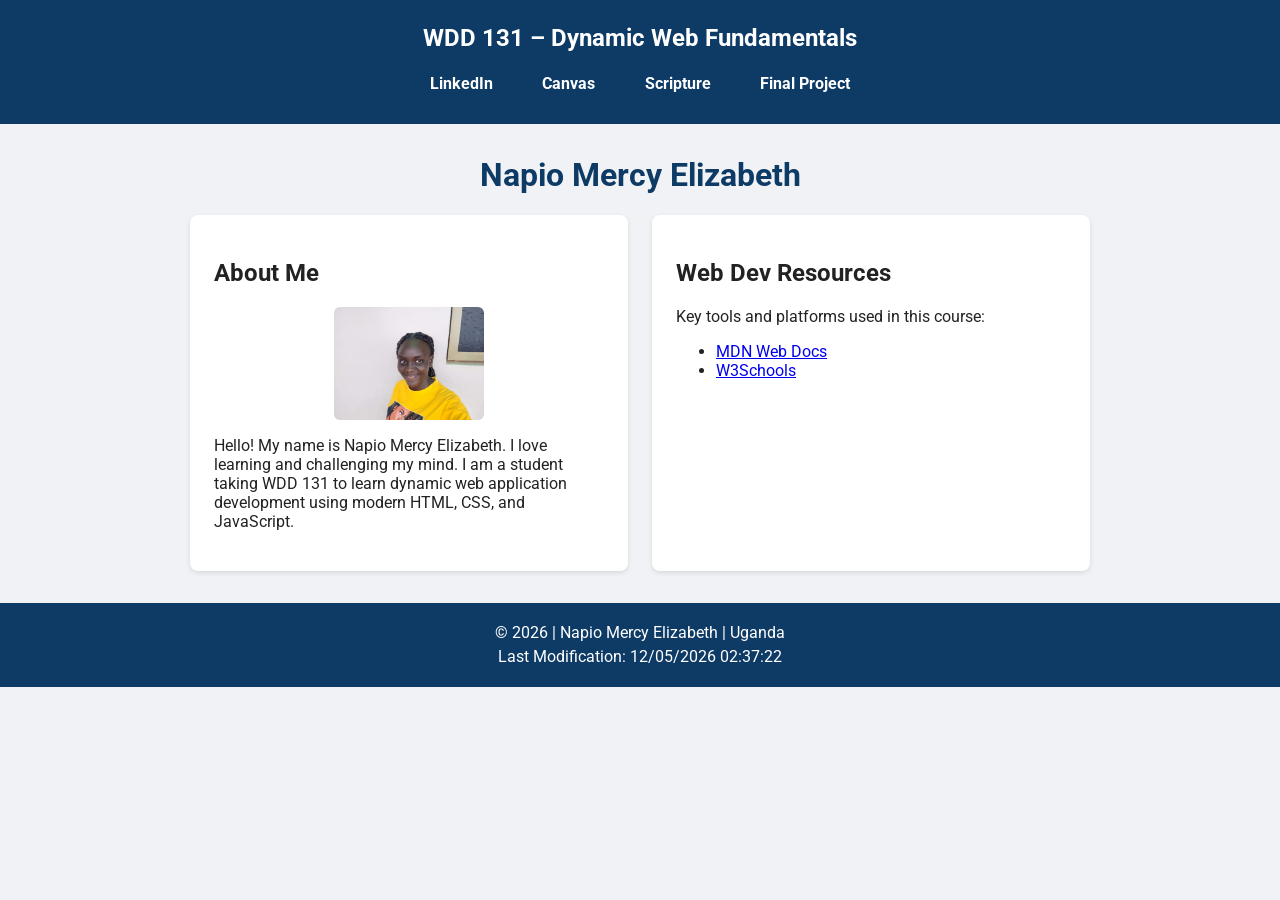
<file: index.html>
<!DOCTYPE html>
<html lang="en">
<head>
    <meta charset="UTF-8">
    <meta name="viewport" content="width=device-width, initial-scale=1.0">
    <title>WDD 131 – Dynamic Web Fundamentals – Napio Mercy Elizabeth</title>
    <meta name="description" content="WDD 131 – Dynamic Web Fundamentals course homepage for Napio Mercy Elizabeth, featuring web development projects, assignments, and resources.">
    <meta name="author" content="Napio Mercy Elizabeth">
    
    <!-- Google Fonts -->
    <link rel="preconnect" href="https://fonts.googleapis.com">
    <link rel="preconnect" href="https://fonts.gstatic.com" crossorigin>
    <link href="https://fonts.googleapis.com/css2?family=Roboto:wght@400;700&display=swap" rel="stylesheet">
    
    <link rel="stylesheet" href="styles/base.css">
    <script src="scripts/getdates.js" defer></script>
</head>
<body>
    <header>
        <span id="course-title">WDD 131 – Dynamic Web Fundamentals</span>
        <nav>
            <a href="https://www.linkedin.com" target="_blank">LinkedIn</a>
            <a href="https://byupw.instructure.com/" target="_blank">Canvas</a>
            <a href="https://www.churchofjesuschrist.org/study/scriptures" target="_blank">Scripture</a>
            <a href="#">Final Project</a>
        </nav>
    </header>

    <main>
        <h1>Napio Mercy Elizabeth</h1>
        
        <div class="card-container">
            <section class="card">
                <h2>About Me</h2>
                <img src="images/profile.jpg" alt="Profile photo of Napio Mercy Elizabeth" width="150">
                <p>Hello! My name is Napio Mercy Elizabeth. I love learning and challenging my mind.
                I am a student taking WDD 131 to learn dynamic web application development using modern HTML, CSS, 
                and JavaScript.</p>
            </section>

            <section class="card">
                <h2>Web Dev Resources</h2>
                <p>Key tools and platforms used in this course:</p>
                <ul>
                    <li><a href="https://developer.mozilla.org/" target="_blank">MDN Web Docs</a></li>
                    <li><a href="https://w3schools.com" target="_blank">W3Schools</a></li>
                </ul>
            </section>
        </div>
    </main>

    <footer>
        <p>&copy; <span id="currentyear"></span> | Napio Mercy Elizabeth | Uganda</p>
        <p id="lastModified"></p>
    </footer>
</body>
</html>
</file>
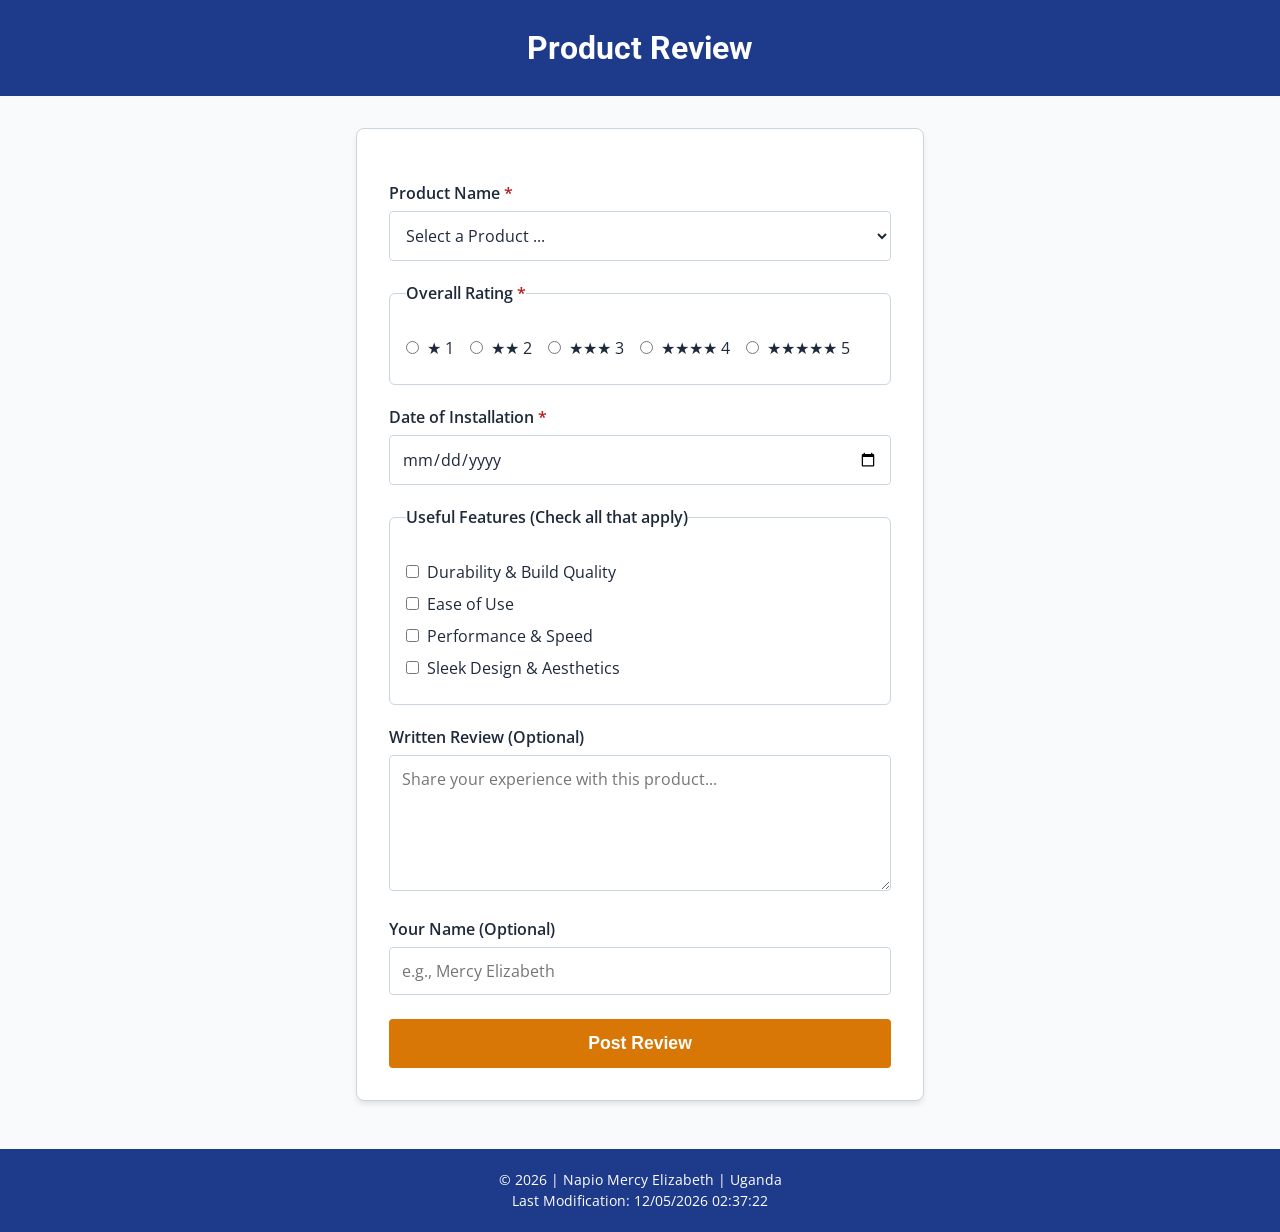
<file: form.html>
<!DOCTYPE html>
<html lang="en">
<head>
  <meta charset="UTF-8">
  <meta name="viewport" content="width=device-width, initial-scale=1.0">
  <title>Product Review Form</title>
  <meta name="description" content="Submit a detailed product review rating, installation date, and features feedback.">
  <meta name="author" content="Napio Mercy Elizabeth">
  <link rel="preconnect" href="https://fonts.googleapis.com">
  <link rel="preconnect" href="https://fonts.gstatic.com" crossorigin>
  <link href="https://fonts.googleapis.com/css2?family=Open+Sans:ital,wght@0,400;0,600;1,400&family=Roboto:wght@500;700&display=swap" rel="stylesheet">
  <link rel="stylesheet" href="form.css">
  <script src="form.js" defer></script>
</head>
<body>

  <header>
    <h1>Product Review</h1>
  </header>

  <main>
    <form action="review.html" method="get">

      <label for="product-select">
        Product Name <span class="required">*</span>
      </label>
      <select id="product-select" name="productName" required>
        <option value="" disabled selected>Select a Product ...</option>
      </select>

      <fieldset>
        <legend>Overall Rating <span class="required">*</span></legend>
        <div class="rating-group">
          <label><input type="radio" name="rating" value="1" required> &#9733; 1</label>
          <label><input type="radio" name="rating" value="2"> &#9733;&#9733; 2</label>
          <label><input type="radio" name="rating" value="3"> &#9733;&#9733;&#9733; 3</label>
          <label><input type="radio" name="rating" value="4"> &#9733;&#9733;&#9733;&#9733; 4</label>
          <label><input type="radio" name="rating" value="5"> &#9733;&#9733;&#9733;&#9733;&#9733; 5</label>
        </div>
      </fieldset>

      <label for="install-date">
        Date of Installation <span class="required">*</span>
      </label>
      <input type="date" id="install-date" name="installDate" required>

      <fieldset>
        <legend>Useful Features (Check all that apply)</legend>
        <label><input type="checkbox" name="features" value="durability"> Durability &amp; Build Quality</label>
        <label><input type="checkbox" name="features" value="easeOfUse"> Ease of Use</label>
        <label><input type="checkbox" name="features" value="performance"> Performance &amp; Speed</label>
        <label><input type="checkbox" name="features" value="design"> Sleek Design &amp; Aesthetics</label>
      </fieldset>

      <label for="written-review">Written Review (Optional)</label>
      <textarea id="written-review" name="reviewText" rows="5" placeholder="Share your experience with this product..."></textarea>

      <label for="user-name">Your Name (Optional)</label>
      <input type="text" id="user-name" name="userName" placeholder="e.g., Mercy Elizabeth">

      <input type="submit" value="Post Review" class="submit-btn">
    </form>
  </main>

  <footer>
    <p>&copy; <span id="currentyear"></span> | Napio Mercy Elizabeth | Uganda</p>
    <p id="lastModified"></p>
  </footer>

</body>
</html>
</file>
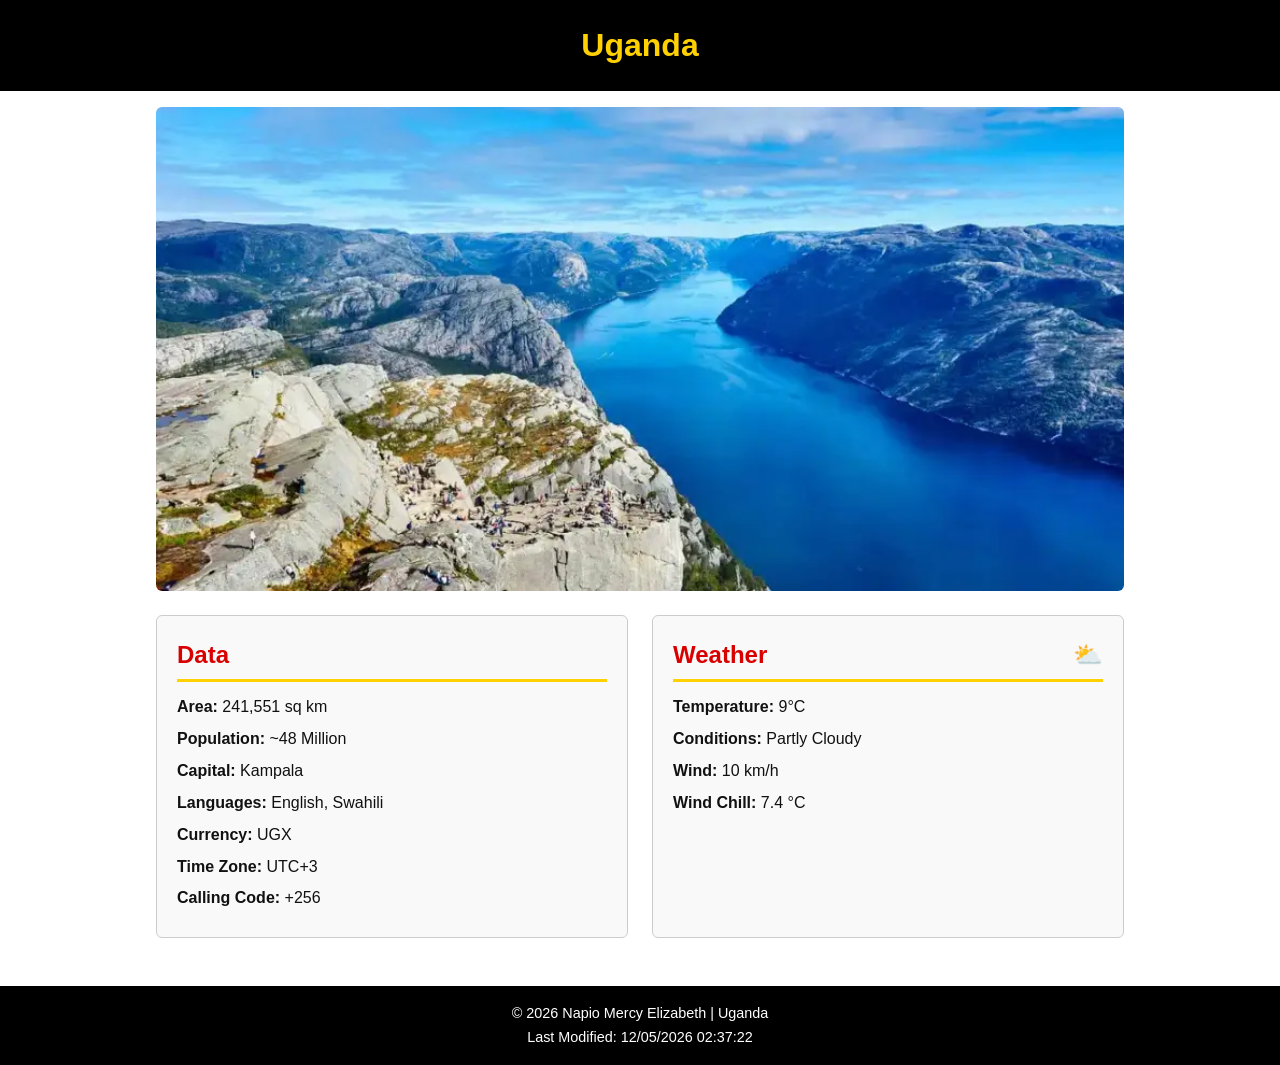
<file: place.html>
<!DOCTYPE html>
<html lang="en">
<head>
  <meta charset="UTF-8">
  <meta name="viewport" content="width=device-width, initial-scale=1.0">
  <title>Uganda - W03 Country Page</title>
  <meta name="description" content="Country overview page for Uganda featuring general demographic data and static weather conditions.">
  <meta name="author" content="Napio Mercy Elizabeth">
  <link rel="stylesheet" href="styles/place.css">
  <script src="scripts/place.js" defer></script>
</head>
<body>
  <header>
    <h1>Uganda</h1>
  </header>

  <main>
    <!-- Hero Image Swap N -->
    <div class="hero">
      <picture>
        <source srcset="images/hero-large.webp" media="(min-width: 800px)">
        <img src="images/hero-small.webp" alt="Uganda landscape view" width="500" height="250">
      </picture>
    </div>

    <!-- Data Section -->
    <section class="card data-card">
      <h2>Data</h2>
      <ul>
        <li><span class="label">Area:</span> 241,551 sq km</li>
        <li><span class="label">Population:</span> ~48 Million</li>
        <li><span class="label">Capital:</span> Kampala</li>
        <li><span class="label">Languages:</span> English, Swahili</li>
        <li><span class="label">Currency:</span> UGX</li>
        <li><span class="label">Time Zone:</span> UTC+3</li>
        <li><span class="label">Calling Code:</span> +256</li>
      </ul>
    </section>

    <!-- Weather Section -->
    <section class="card weather-card">
      <h2 class="weather-heading">
        Weather
        <!-- Inline SVG weather icon (Mobile View Only) -->
        <svg class="weather-icon-mobile" xmlns="http://www.w3.org/2000/svg" viewBox="0 0 24 24" width="28" height="28" fill="none" stroke="currentColor" stroke-width="2">
          <circle cx="12" cy="12" r="5" />
          <line x1="12" y1="1" x2="12" y2="3" />
          <line x1="12" y1="21" x2="12" y2="23" />
          <line x1="4.22" y1="4.22" x2="5.64" y2="5.64" />
          <line x1="18.36" y1="18.36" x2="19.78" y2="19.78" />
          <line x1="1" y1="12" x2="3" y2="12" />
          <line x1="21" y1="12" x2="23" y2="12" />
          <line x1="4.22" y1="19.78" x2="5.64" y2="18.36" />
          <line x1="18.36" y1="5.64" x2="19.78" y2="4.22" />
        </svg>
      </h2>
      <ul>
        <li><span class="label">Temperature:</span> <span id="temp">9</span>°C</li>
        <li><span class="label">Conditions:</span> Partly Cloudy</li>
        <li><span class="label">Wind:</span> <span id="wind">10</span> km/h</li>
        <li><span class="label">Wind Chill:</span> <span id="chill">N/A</span></li>
      </ul>
    </section>
  </main>

  <footer>
    <p>&copy; <span id="currentyear"></span> Napio Mercy Elizabeth | Uganda</p>
    <p id="lastModified"></p>
  </footer>
</body>
</html>
</file>
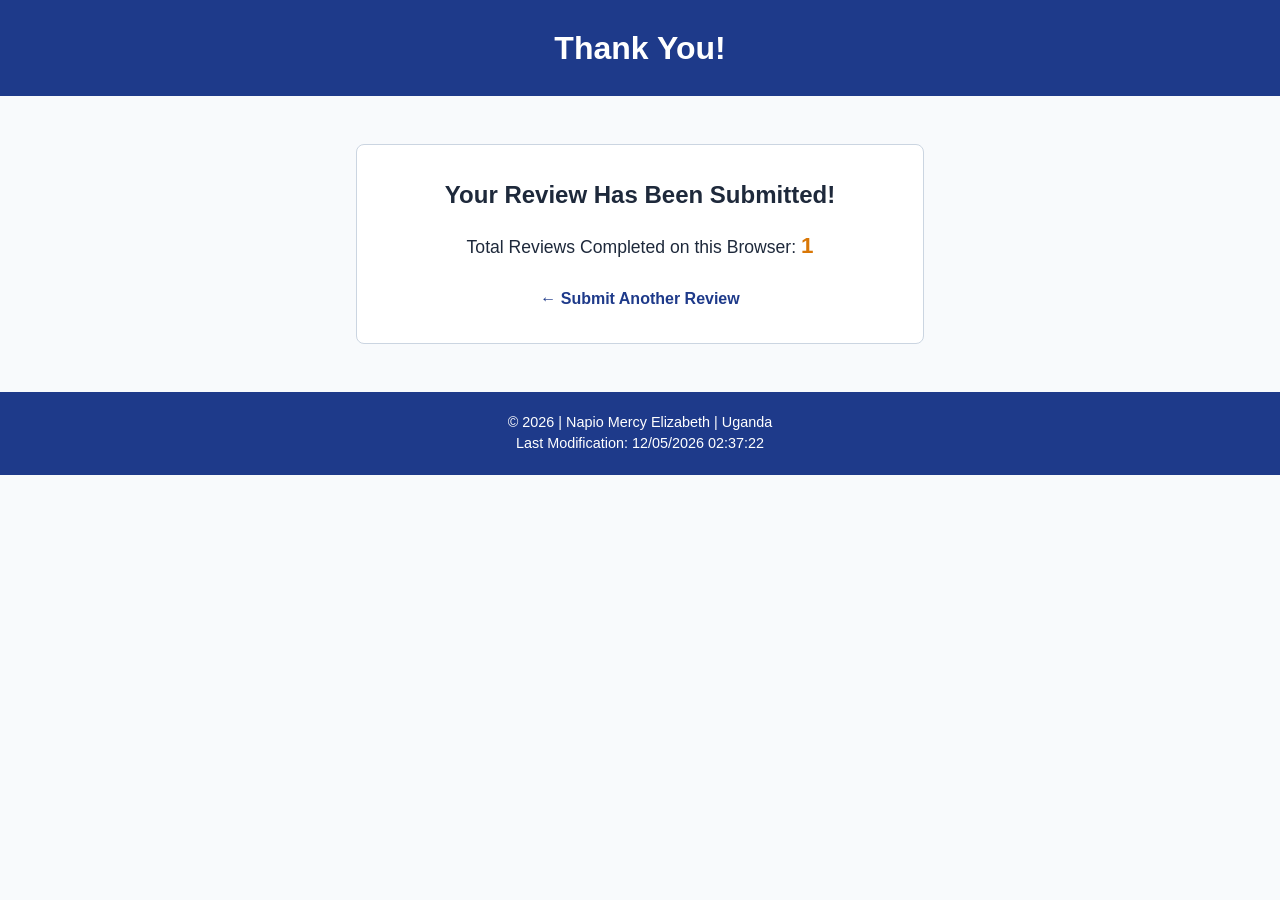
<file: review.html>
<!DOCTYPE html>
<html lang="en">
<head>
  <meta charset="UTF-8">
  <meta name="viewport" content="width=device-width, initial-scale=1.0">
  <title>Review Confirmation</title>
  <meta name="description" content="Thank you for submitting your product review.">
  <meta name="author" content="Napio Mercy Elizabeth">
  <link rel="stylesheet" href="form.css">
  <script src="form.js" defer></script>
</head>
<body>

  <header>
    <h1>Thank You!</h1>
  </header>

  <main style="text-align: center; margin-top: 3rem;">
    <section class="card" style="background: white; padding: 2rem; border-radius: 8px; border: 1px solid #cbd5e1;">
      <h2>Your Review Has Been Submitted!</h2>
      <p style="margin-top: 1rem; font-size: 1.1rem;">
        Total Reviews Completed on this Browser: 
        <strong id="review-count-display" style="color: #d97706; font-size: 1.4rem;">0</strong>
      </p>
      <a href="form.html" style="display: inline-block; margin-top: 1.5rem; text-decoration: none; color: #1e3a8a; font-weight: bold;">
        &larr; Submit Another Review
      </a>
    </section>
  </main>

  <footer>
    <p>&copy; <span id="currentyear"></span> | Napio Mercy Elizabeth | Uganda</p>
    <p id="lastModified"></p>
  </footer>

</body>
</html>
</file>
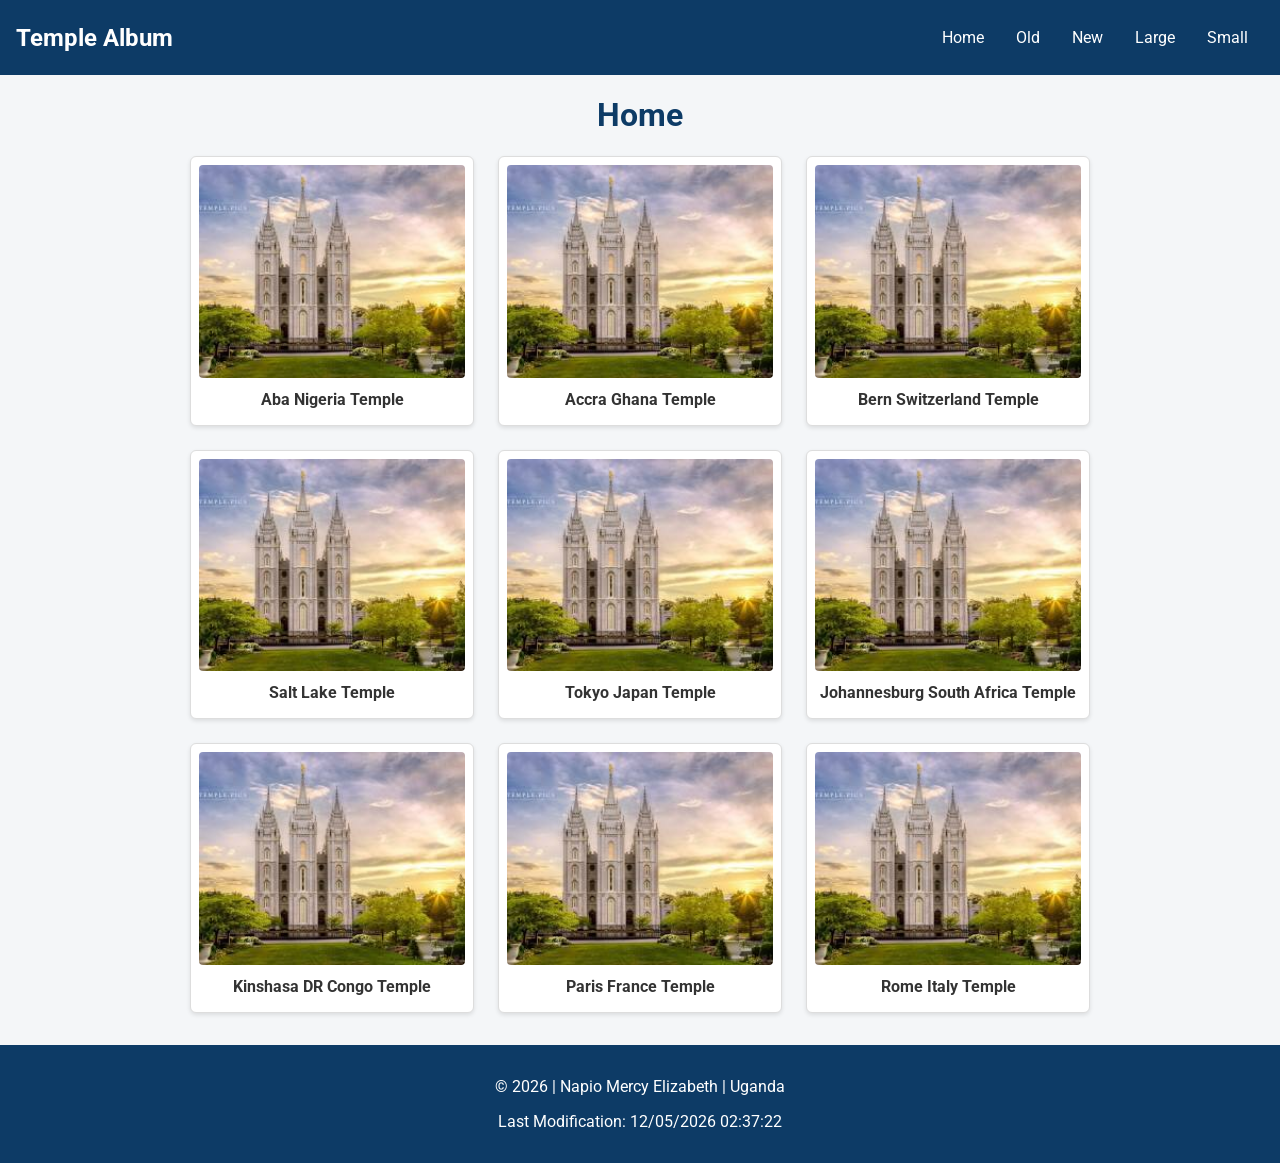
<file: temples.html>
<!DOCTYPE html>
<html lang="en">
<head>
    <meta charset="UTF-8">
    <meta name="viewport" content="width=device-width, initial-scale=1.0">
    <title>Temple Album – WDD 131 – Napio Mercy Elizabeth</title>
    <meta name="description" content="A responsive temple picture album featuring grid layouts and dynamic menu controls for WDD 131.">
    <meta name="author" content="Napio Mercy Elizabeth">
    
    <!-- Google Fonts -->
    <link rel="preconnect" href="https://fonts.googleapis.com">
    <link rel="preconnect" href="https://fonts.gstatic.com" crossorigin>
    <link href="https://fonts.googleapis.com/css2?family=Roboto:wght@400;700&display=swap" rel="stylesheet">
    
    <!-- Mobile-first CSS link order -->
    <link rel="stylesheet" href="styles/temples.css">
    <link rel="stylesheet" href="styles/temples-large.css">
    
    <script src="scripts/temples.js" defer></script>
</head>
<body>
    <header>
        <span>Temple Album</span>
        <button id="menu" aria-label="Toggle Menu"></button>
        <nav class="navigation">
            <a href="#">Home</a>
            <a href="#">Old</a>
            <a href="#">New</a>
            <a href="#">Large</a>
            <a href="#">Small</a>
        </nav>
    </header>

    <main>
        <h1>Home</h1>
        <div class="album-grid">
            <figure>
                <img src="images/temple.png" alt="Temple photo 1">
                <figcaption>Aba Nigeria Temple</figcaption>
            </figure>
            <figure>
                <img src="images/temple.png" alt="Temple photo 2">
                <figcaption>Accra Ghana Temple</figcaption>
            </figure>
            <figure>
                <img src="images/temple.png" alt="Temple photo 3">
                <figcaption>Bern Switzerland Temple</figcaption>
            </figure>
            <figure>
                <img src="images/temple.png" alt="Temple photo 4">
                <figcaption>Salt Lake Temple</figcaption>
            </figure>
            <figure>
                <img src="images/temple.png" alt="Temple photo 5">
                <figcaption>Tokyo Japan Temple</figcaption>
            </figure>
            <figure>
                <img src="images/temple.png" alt="Temple photo 6">
                <figcaption>Johannesburg South Africa Temple</figcaption>
            </figure>
            <figure>
                <img src="images/temple.png" alt="Temple photo 7">
                <figcaption>Kinshasa DR Congo Temple</figcaption>
            </figure>
            <figure>
                <img src="images/temple.png" alt="Temple photo 8">
                <figcaption>Paris France Temple</figcaption>
            </figure>
            <figure>
                <img src="images/temple.png" alt="Temple photo 9">
                <figcaption>Rome Italy Temple</figcaption>
            </figure>
        </div>
    </main>

    <footer>
        <p>&copy; <span id="currentyear"></span> | Napio Mercy Elizabeth | Uganda</p>
        <p id="lastModified"></p>
    </footer>
</body>
</html>
</file>
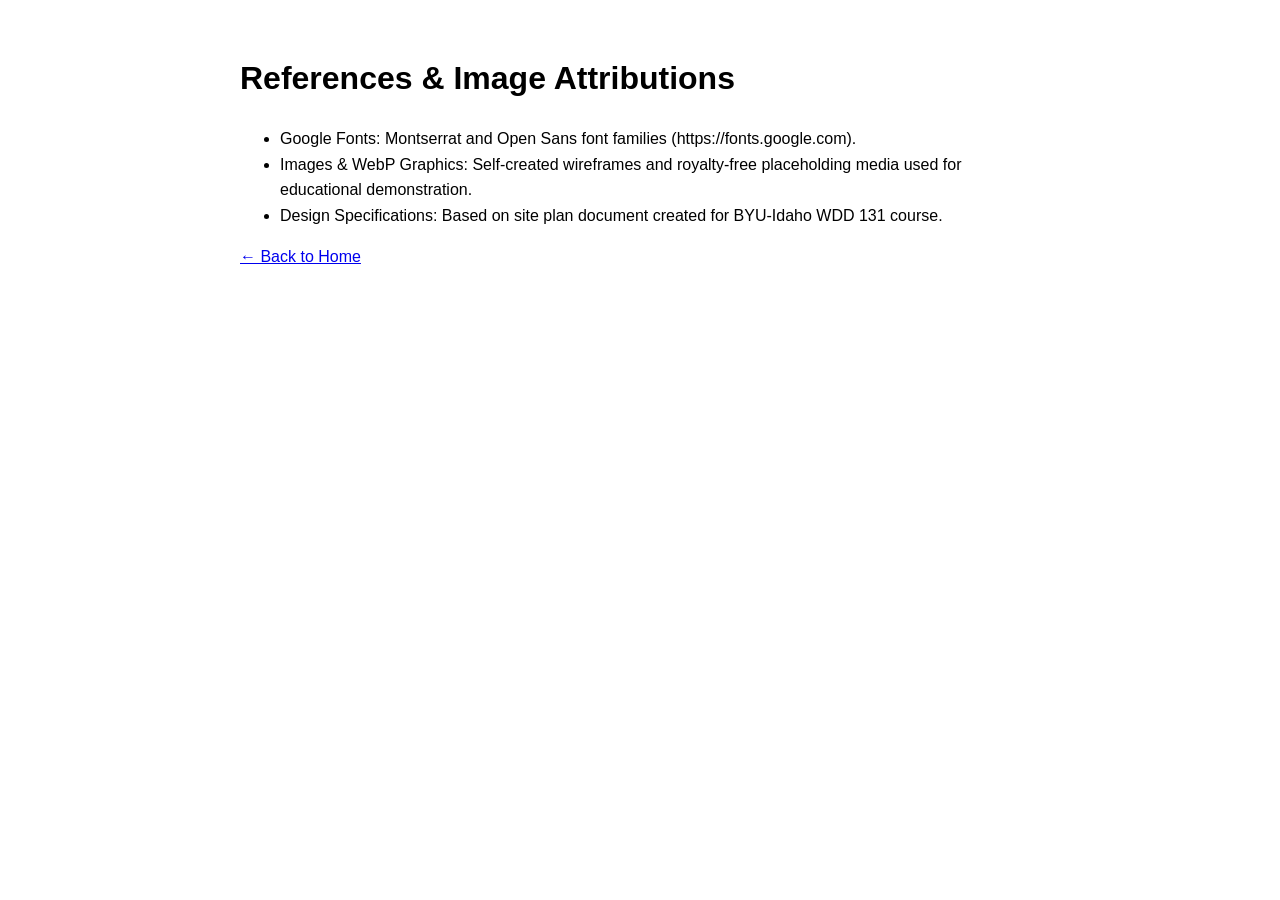
<file: project/confirmation.html>
<!DOCTYPE html>
<html lang="en">
<head>
  <meta charset="UTF-8">
  <meta name="viewport" content="width=device-width, initial-scale=1.0">
  <title>Lira Fresh Bites - References</title>
  <meta name="description" content="Attributions and resource citations for Lira Fresh Bites website.">
  <meta name="author" content="Napio Mercy Elizabeth">
</head>
<body style="font-family: sans-serif; padding: 2rem; max-width: 800px; margin: 0 auto; line-height: 1.6;">
  <h1>References &amp; Image Attributions</h1>
  <ul>
    <li>Google Fonts: Montserrat and Open Sans font families (https://fonts.google.com).</li>
    <li>Images &amp; WebP Graphics: Self-created wireframes and royalty-free placeholding media used for educational demonstration.</li>
    <li>Design Specifications: Based on site plan document created for BYU-Idaho WDD 131 course.</li>
  </ul>
  <p><a href="index.html">&larr; Back to Home</a></p>
</body>
</html>
</file>
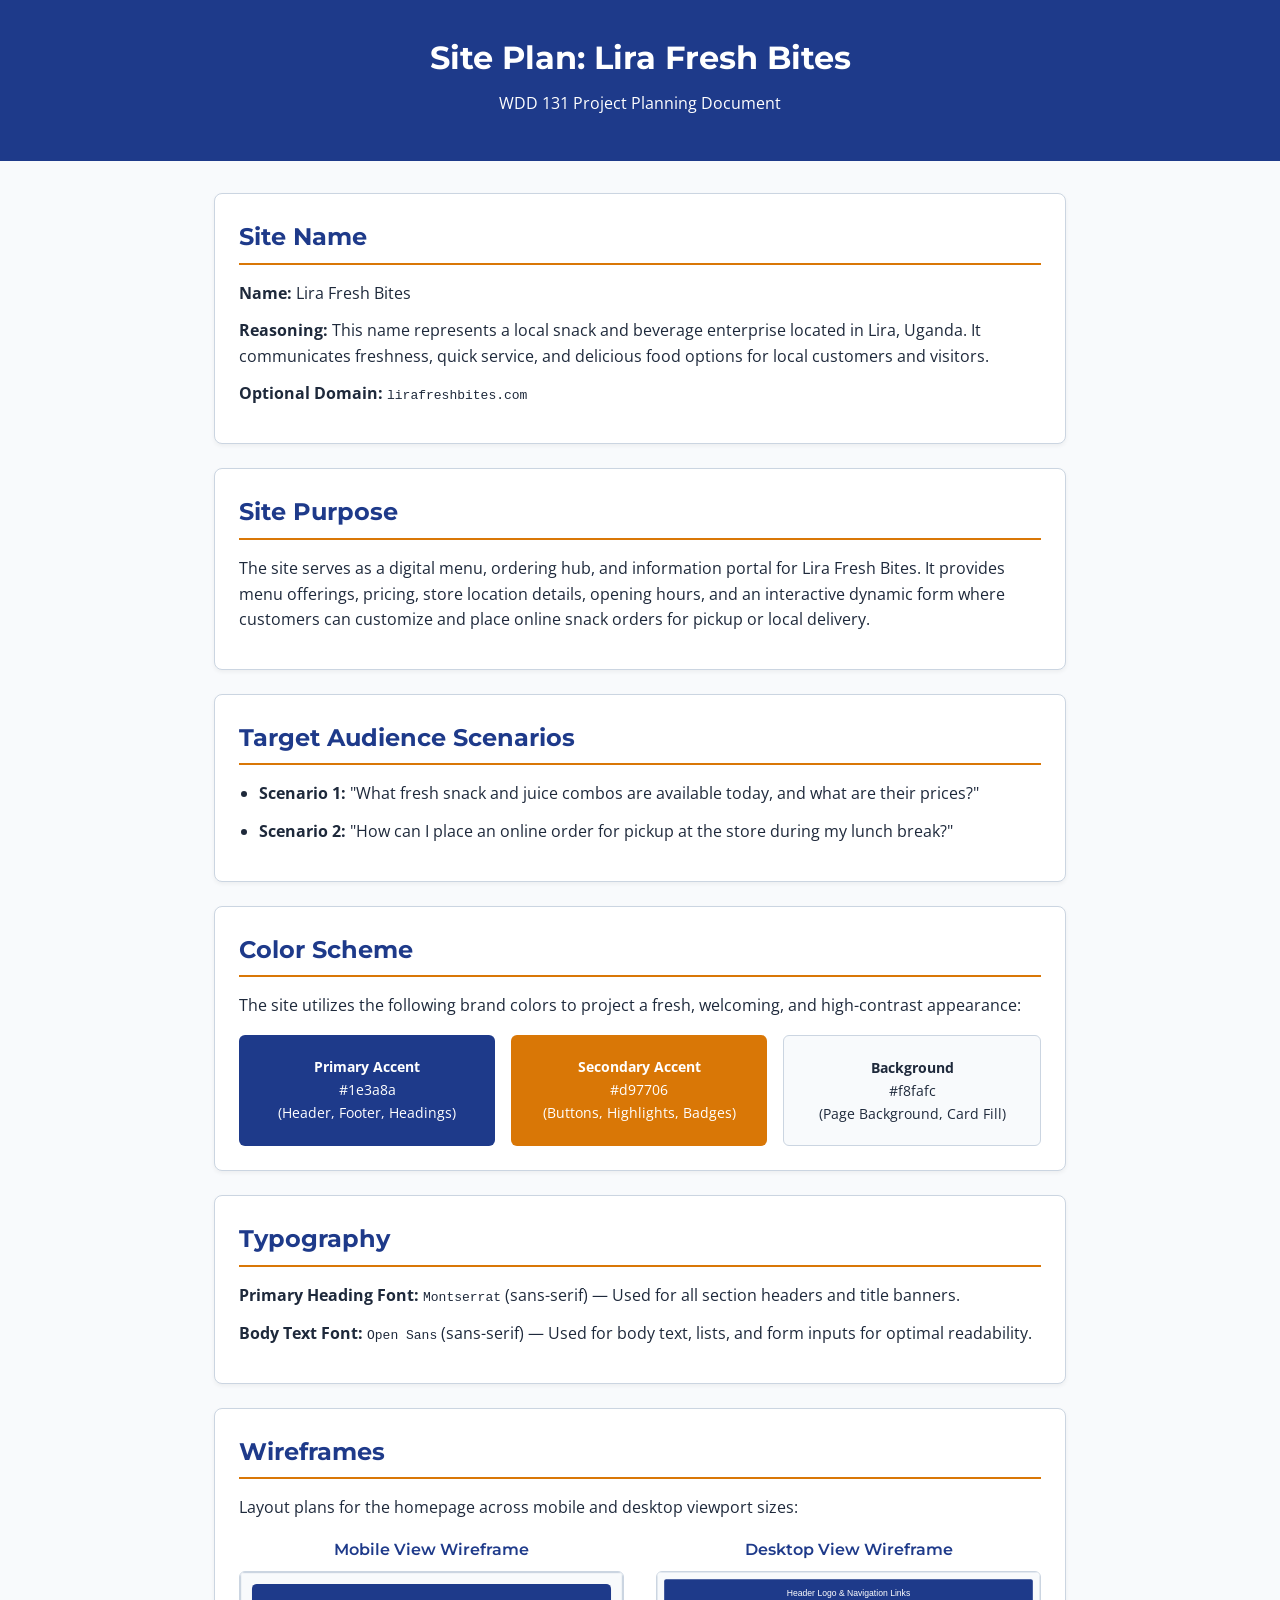
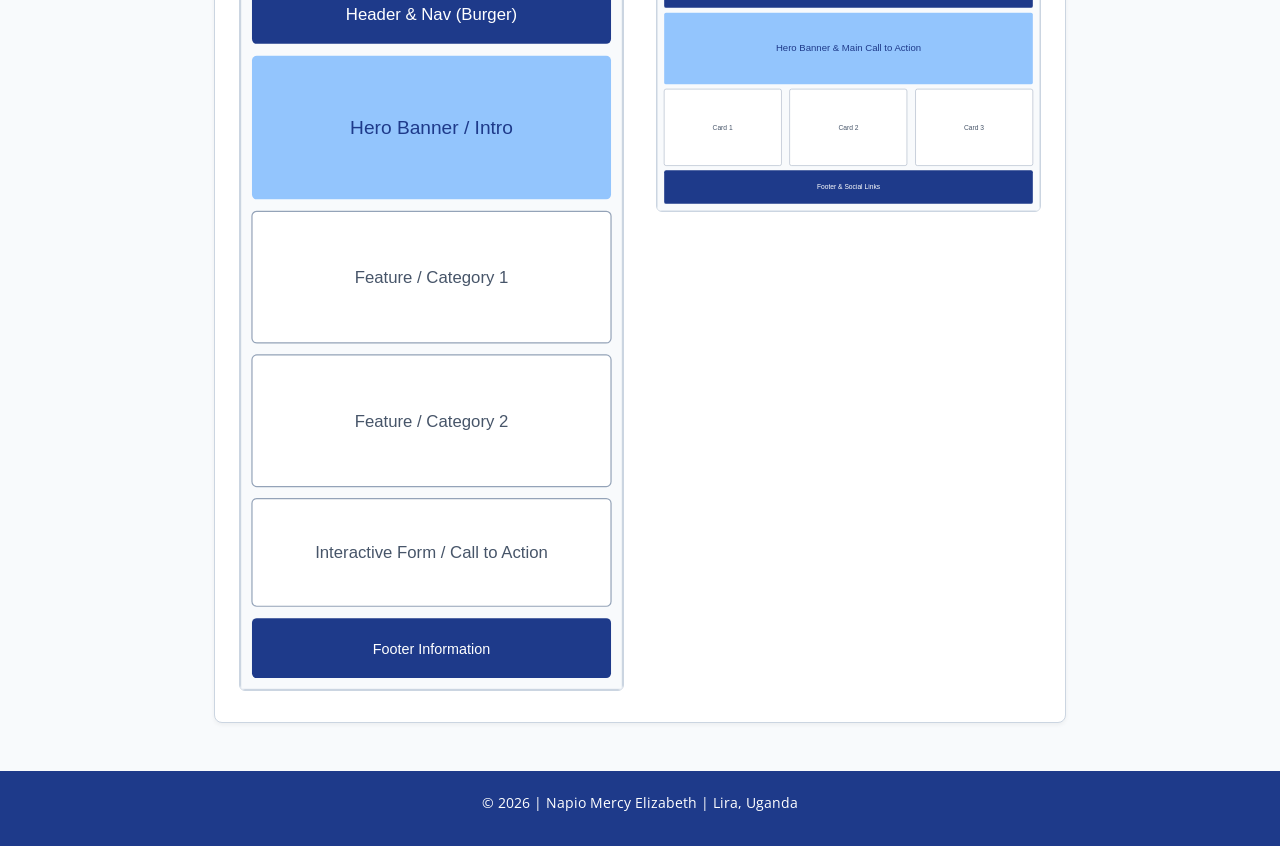
<file: project/siteplan.html>
<!DOCTYPE html>
<html lang="en">
<head>
  <meta charset="UTF-8">
  <meta name="viewport" content="width=device-width, initial-scale=1.0">
  <title>Lira Fresh Bites - Site Plan</title>
  <meta name="description" content="Site planning document for Lira Fresh Bites website project, covering purpose, scenarios, color scheme, typography, and wireframes.">
  <meta name="author" content="Napio Mercy Elizabeth">
  <link rel="preconnect" href="https://fonts.googleapis.com">
  <link rel="preconnect" href="https://fonts.gstatic.com" crossorigin>
  <link href="https://fonts.googleapis.com/css2?family=Montserrat:wght@600;700&family=Open+Sans:ital,wght@0,400;0,600;1,400&display=swap" rel="stylesheet">
  <link rel="stylesheet" href="siteplan.css">
</head>
<body>

  <header>
    <h1>Site Plan: Lira Fresh Bites</h1>
    <p>WDD 131 Project Planning Document</p>
  </header>

  <main>
    <section>
      <h2>Site Name</h2>
      <p><strong>Name:</strong> Lira Fresh Bites</p>
      <p><strong>Reasoning:</strong> This name represents a local snack and beverage enterprise located in Lira, Uganda. It communicates freshness, quick service, and delicious food options for local customers and visitors.</p>
      <p><strong>Optional Domain:</strong> <code>lirafreshbites.com</code></p>
    </section>

    <section>
      <h2>Site Purpose</h2>
      <p>The site serves as a digital menu, ordering hub, and information portal for Lira Fresh Bites. It provides menu offerings, pricing, store location details, opening hours, and an interactive dynamic form where customers can customize and place online snack orders for pickup or local delivery.</p>
    </section>

    <section>
      <h2>Target Audience Scenarios</h2>
      <ul>
        <li><strong>Scenario 1:</strong> "What fresh snack and juice combos are available today, and what are their prices?"</li>
        <li><strong>Scenario 2:</strong> "How can I place an online order for pickup at the store during my lunch break?"</li>
      </ul>
    </section>

    <section>
      <h2>Color Scheme</h2>
      <p>The site utilizes the following brand colors to project a fresh, welcoming, and high-contrast appearance:</p>
      <div class="color-swatches">
        <div class="swatch" style="background-color: #1e3a8a; color: white;">
          <strong>Primary Accent</strong><br>#1e3a8a<br>(Header, Footer, Headings)
        </div>
        <div class="swatch" style="background-color: #d97706; color: white;">
          <strong>Secondary Accent</strong><br>#d97706<br>(Buttons, Highlights, Badges)
        </div>
        <div class="swatch" style="background-color: #f8fafc; color: #1e293b; border: 1px solid #cbd5e1;">
          <strong>Background</strong><br>#f8fafc<br>(Page Background, Card Fill)
        </div>
      </div>
    </section>

    <section>
      <h2>Typography</h2>
      <p><strong>Primary Heading Font:</strong> <code>Montserrat</code> (sans-serif) — Used for all section headers and title banners.</p>
      <p><strong>Body Text Font:</strong> <code>Open Sans</code> (sans-serif) — Used for body text, lists, and form inputs for optimal readability.</p>
    </section>

    <section>
      <h2>Wireframes</h2>
      <p>Layout plans for the homepage across mobile and desktop viewport sizes:</p>
      <div class="wireframe-container">
        <figure>
          <figcaption>Mobile View Wireframe</figcaption>
          <img src="wireframe-mobile.svg" alt="Mobile layout wireframe diagram">
        </figure>
        <figure>
          <figcaption>Desktop View Wireframe</figcaption>
          <img src="wireframe-desktop.svg" alt="Desktop layout wireframe diagram">
        </figure>
      </div>
    </section>
  </main>

  <footer>
    <p>&copy; 2026 | Napio Mercy Elizabeth | Lira, Uganda</p>
  </footer>

</body>
</html>
</file>
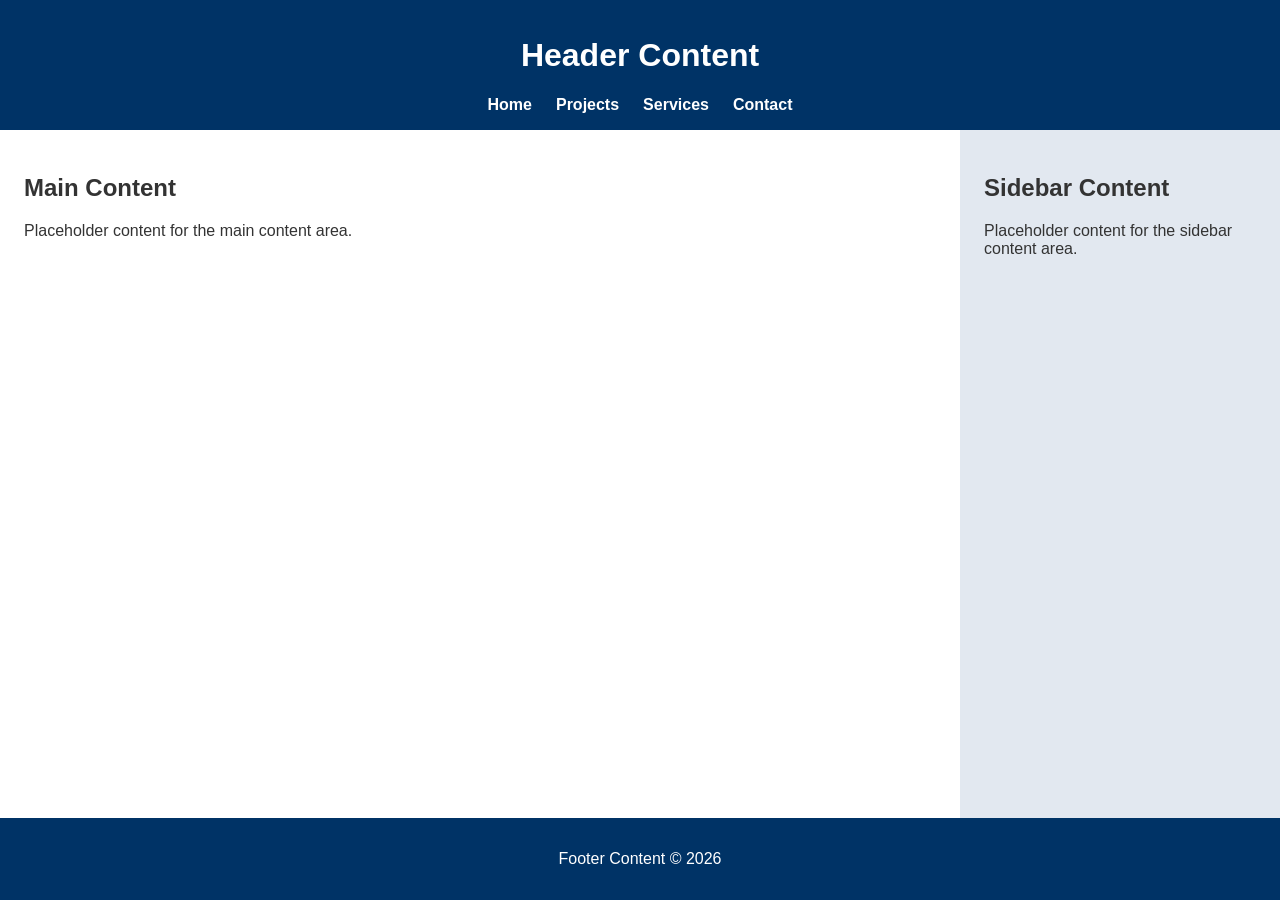
<file: week01/basic-layout.html>
<!DOCTYPE html>
<html lang="en">
<head>
    <meta charset="UTF-8">
    <meta name="viewport" content="width=device-width, initial-scale=1.0">
    <title>Napio Mercy Elizabeth | WDD 131 - Basic Layout</title>
    <link rel="stylesheet" href="styles/layout.css">
</head>
<body>
    <header>
        <h1>Header Content</h1>
        <nav>
            <a href="#">Home</a>
            <a href="#">Projects</a>
            <a href="#">Services</a>
            <a href="#">Contact</a>
        </nav>
    </header>

    <main>
        <h2>Main Content</h2>
        <p>Placeholder content for the main content area.</p>
    </main>

    <aside>
        <h2>Sidebar Content</h2>
        <p>Placeholder content for the sidebar content area.</p>
    </aside>

    <footer>
        <p>Footer Content &copy; 2026</p>
    </footer>
</body>
</html>
</file>
<file: styles/base.css>
/* Styling basic page parameters */
body {
    font-family: 'Roboto', sans-serif;
    margin: 0;
    padding: 0;
    background-color: #f0f2f5;
    color: #222;
}

/* Header layout and centered block span */
header {
    background-color: #0d3b66;
    color: #ffffff;
    padding: 1.5rem;
    text-align: center;
}

#course-title {
    display: block;
    font-size: 1.5rem;
    font-weight: bold;
    margin-bottom: 1rem;
}

/* Aligning navigation links with flexbox and hover effect */
header nav {
    display: flex;
    justify-content: center;
    gap: 1.5rem;
}

header nav a {
    color: #ffffff;
    text-decoration: none;
    font-weight: bold;
    padding: 0.4rem 0.8rem;
    border-radius: 4px;
    transition: background-color 0.3s ease;
}

header nav a:hover {
    background-color: #f4d35e;
    color: #0d3b66;
}

/* Restricting main content width and grid layout for cards */
main {
    max-width: 900px;
    margin: 2rem auto;
    padding: 0 1rem;
}

main h1 {
    text-align: center;
    color: #0d3b66;
}

.card-container {
    display: grid;
    grid-template-columns: repeat(auto-fit, minmax(280px, 1fr));
    gap: 1.5rem;
}

.card {
    background-color: #ffffff;
    padding: 1.5rem;
    border-radius: 8px;
    box-shadow: 0 2px 5px rgba(0,0,0,0.1);
}

.card img {
    max-width: 100%;
    height: auto;
    border-radius: 6px;
    display: block;
    margin: 0 auto 1rem;
}

/* Footer layout */
footer {
    background-color: #0d3b66;
    color: #ffffff;
    text-align: center;
    padding: 1rem;
    margin-top: 2rem;
}

footer p {
    margin: 0.3rem 0;
}
</file>
<file: form.css>
:root {
  --primary-color: #1e3a8a;
  --secondary-color: #d97706;
  --bg-color: #f8fafc;
  --card-bg: #ffffff;
  --text-color: #1e293b;
  --border-color: #cbd5e1;
  --focus-outline: #2563eb;
  --font-family: 'Open Sans', sans-serif;
  --heading-font: 'Roboto', sans-serif;
}

* {
  box-sizing: border-box;
  margin: 0;
  padding: 0;
}

body {
  font-family: var(--font-family);
  background-color: var(--bg-color);
  color: var(--text-color);
  line-height: 1.5;
}

header {
  background-color: var(--primary-color);
  color: #ffffff;
  text-align: center;
  padding: 1.5rem;
}

header h1 {
  font-family: var(--heading-font);
}

main {
  max-width: 600px;
  margin: 2rem auto;
  padding: 0 1rem;
}

form {
  background-color: var(--card-bg);
  border: 1px solid var(--border-color);
  border-radius: 8px;
  padding: 2rem;
  box-shadow: 0 4px 6px -1px rgba(0, 0, 0, 0.1);
}

label, legend {
  display: block;
  font-weight: 600;
  margin-top: 1.25rem;
  margin-bottom: 0.4rem;
}

.required {
  color: #b91c1c;
}

input[type="text"],
input[type="date"],
select,
textarea {
  width: 100%;
  padding: 0.75rem;
  border: 1px solid var(--border-color);
  border-radius: 4px;
  font-size: 1rem;
  font-family: inherit;
  background-color: #ffffff;
  color: var(--text-color);
}

input:focus,
select:focus,
textarea:focus {
  outline: 2px solid var(--focus-outline);
}

fieldset {
  border: 1px solid var(--border-color);
  border-radius: 6px;
  padding: 1rem;
  margin-top: 1.25rem;
}

fieldset label {
  display: flex;
  align-items: center;
  gap: 0.5rem;
  font-weight: 400;
  margin: 0.5rem 0;
  cursor: pointer;
}

.rating-group {
  display: flex;
  flex-wrap: wrap;
  gap: 1rem;
}

.submit-btn {
  margin-top: 1.5rem;
  width: 100%;
  padding: 0.85rem;
  background-color: var(--secondary-color);
  color: #ffffff;
  font-size: 1.1rem;
  font-weight: 700;
  border: none;
  border-radius: 4px;
  cursor: pointer;
  transition: background-color 0.2s ease;
}

.submit-btn:hover {
  background-color: #b45309;
}

footer {
  background-color: var(--primary-color);
  color: #ffffff;
  text-align: center;
  padding: 1.25rem;
  margin-top: 3rem;
  font-size: 0.9rem;
}
</file>
<file: styles/place.css>
/* Color Scheme based on Uganda's Flag (Black, Yellow, Red) with high contrast for WCAG AA */
:root {
  --primary-bg: #000000;
  --primary-accent: #ffd100;
  --secondary-accent: #d90000;
  --card-bg: #f9f9f9;
  --text-dark: #111111;
  --text-light: #ffffff;
  --border-color: #cccccc;
}

* {
  box-sizing: border-box;
  margin: 0;
  padding: 0;
}

body {
  font-family: Arial, Helvetica, sans-serif;
  color: var(--text-dark);
  line-height: 1.6;
  background-color: #ffffff;
}

header {
  background-color: var(--primary-bg);
  color: var(--primary-accent);
  text-align: center;
  padding: 1.25rem 1rem;
}

main {
  display: flex;
  flex-direction: column;
  gap: 1.5rem;
  padding: 1rem;
  max-width: 1000px;
  margin: 0 auto;
}

.hero img {
  width: 100%;
  height: auto;
  display: block;
  border-radius: 6px;
}

.card {
  border: 1px solid var(--border-color);
  border-radius: 6px;
  padding: 1.25rem;
  background-color: var(--card-bg);
}

.card h2 {
  color: var(--secondary-accent);
  border-bottom: 3px solid var(--primary-accent);
  padding-bottom: 0.25rem;
  margin-bottom: 0.75rem;
  display: flex;
  align-items: center;
  justify-content: space-between;
}

ul {
  list-style: none;
}

ul li {
  margin-bottom: 0.4rem;
}

.label {
  font-weight: bold;
}

/* SVG icon visible in Mobile view only */
.weather-icon-mobile {
  display: inline-block;
}

footer {
  background-color: var(--primary-bg);
  color: var(--text-light);
  text-align: center;
  padding: 1rem;
  margin-top: 2rem;
  font-size: 0.9rem;
}

/* Wider / Desktop View Layout */
@media (min-width: 800px) {
  main {
    display: grid;
    grid-template-columns: 1fr 1fr;
  }

  .hero {
    grid-column: 1 / -1;
  }

  /* Hide SVG icon on desktop view */
  .weather-icon-mobile {
    display: none;
  }

  /* Pseudo-element emoticon in wider view only */
  .weather-heading::after {
    content: " ⛅";
  }
}
</file>
<file: styles/temples.css>
body {
    font-family: 'Roboto', sans-serif;
    margin: 0;
    padding: 0;
    background-color: #f4f6f8;
    color: #333;
}

header {
    background-color: #0d3b66;
    color: #fff;
    display: flex;
    justify-content: space-between;
    align-items: center;
    padding: 1rem;
    position: relative;
}

header span {
    font-size: 1.5rem;
    font-weight: bold;
}

/* Hamburger button styling */
#menu {
    font-size: 1.5rem;
    border: none;
    background: none;
    color: white;
    cursor: pointer;
}

#menu::before {
    content: "☰";
}

#menu.open::before {
    content: "❌";
}

/* Navigation flex layout for mobile toggle */
nav {
    display: none;
    flex-direction: column;
    width: 100%;
    background-color: #0d3b66;
    position: absolute;
    top: 100%;
    left: 0;
}

nav.open {
    display: flex;
}

nav a {
    color: #fff;
    padding: 0.75rem 1rem;
    text-decoration: none;
    text-align: center;
    border-top: 1px solid rgba(255, 255, 255, 0.1);
}

nav a:hover {
    background-color: #f4d35e;
    color: #0d3b66;
}

/* Main content layout */
main {
    max-width: 900px;
    margin: 1rem auto;
    padding: 0 1rem;
}

main h1 {
    text-align: center;
    color: #0d3b66;
}

/* Single column grid for mobile */
.album-grid {
    display: grid;
    grid-template-columns: 1fr;
    gap: 1.5rem;
}

figure {
    margin: 0;
    background-color: #fff;
    border: 1px solid #ddd;
    border-radius: 6px;
    padding: 0.5rem;
    box-shadow: 0 2px 4px rgba(0,0,0,0.1);
    text-align: center;
}

figure img {
    width: 100%;
    height: auto;
    border-radius: 4px;
}

figcaption {
    padding: 0.5rem 0;
    font-weight: bold;
}

footer {
    background-color: #0d3b66;
    color: #fff;
    text-align: center;
    padding: 1rem;
    margin-top: 2rem;
}
</file>
<file: styles/temples-large.css>
@media (min-width: 600px) {
    #menu {
        display: none; /* Hide hamburger button on large screens */
    }

    nav {
        display: flex;
        position: static;
        flex-direction: row;
        width: auto;
        background-color: transparent;
    }

    nav a {
        border-top: none;
    }

    /* Multi-column responsive grid for figures */
    .album-grid {
        grid-template-columns: repeat(3, 1fr);
    }
}
</file>
<file: project/siteplan.css>
:root {
  --primary-color: #1e3a8a;
  --secondary-color: #d97706;
  --bg-color: #f8fafc;
  --card-bg: #ffffff;
  --text-color: #1e293b;
  --border-color: #cbd5e1;
  --heading-font: 'Montserrat', sans-serif;
  --body-font: 'Open Sans', sans-serif;
}

* {
  box-sizing: border-box;
  margin: 0;
  padding: 0;
}

body {
  font-family: var(--body-font);
  color: var(--text-color);
  background-color: var(--bg-color);
  line-height: 1.6;
  padding: 0;
}

header {
  background-color: var(--primary-color);
  color: white;
  text-align: center;
  padding: 2rem 1rem;
}

header h1 {
  font-family: var(--heading-font);
  font-size: 2rem;
  margin-bottom: 0.5rem;
}

main {
  max-width: 900px;
  margin: 2rem auto;
  padding: 0 1.5rem;
}

section {
  background-color: var(--card-bg);
  border: 1px solid var(--border-color);
  border-radius: 8px;
  padding: 1.5rem;
  margin-bottom: 1.5rem;
  box-shadow: 0 2px 4px rgba(0, 0, 0, 0.05);
}

h2 {
  font-family: var(--heading-font);
  color: var(--primary-color);
  border-bottom: 2px solid var(--secondary-color);
  padding-bottom: 0.4rem;
  margin-bottom: 1rem;
}

p, li {
  margin-bottom: 0.75rem;
}

ul {
  padding-left: 1.25rem;
}

.color-swatches {
  display: flex;
  flex-wrap: wrap;
  gap: 1rem;
  margin-top: 1rem;
}

.swatch {
  flex: 1;
  min-width: 180px;
  padding: 1.25rem;
  border-radius: 6px;
  text-align: center;
  font-size: 0.9rem;
}

.wireframe-container {
  display: flex;
  flex-wrap: wrap;
  gap: 2rem;
  margin-top: 1rem;
}

figure {
  flex: 1;
  min-width: 280px;
  text-align: center;
}

figcaption {
  font-family: var(--heading-font);
  font-weight: 600;
  margin-bottom: 0.5rem;
  color: var(--primary-color);
}

figure img {
  width: 100%;
  max-width: 450px;
  height: auto;
  border: 1px solid var(--border-color);
  border-radius: 6px;
}

footer {
  background-color: var(--primary-color);
  color: white;
  text-align: center;
  padding: 1.25rem 1rem;
  margin-top: 3rem;
  font-size: 0.9rem;
}
</file>
<file: week01/styles/layout.css>
/* Styling the overall page layout */
body {
    font-family: Arial, sans-serif;
    margin: 0;
    padding: 0;
    background-color: #f4f4f9;
    color: #333;

    /* Setting up grid on the body for main layout columns */
    display: grid;
    grid-template-columns: 3fr 1fr;
    grid-template-rows: auto 1fr auto;
    min-height: 100vh;
}

/* Making header and footer stretch across the entire top and bottom */
header, footer {
    grid-column: 1 / -1;
    background-color: #003366;
    color: #ffffff;
    padding: 1rem;
    text-align: center;
}

/* Aligning navigation menu links side by side using flexbox */
header nav {
    display: flex;
    justify-content: center;
    gap: 1.5rem;
    margin-top: 0.5rem;
}

header nav a {
    color: #ffffff;
    text-decoration: none;
    font-weight: bold;
}

header nav a:hover {
    text-decoration: underline;
}

/* Setting up main content area on the left side */
main {
    grid-column: 1 / 2;
    padding: 1.5rem;
    background-color: #ffffff;
}

/* Setting up sidebar section on the right side */
aside {
    grid-column: 2 / 3;
    padding: 1.5rem;
    background-color: #e2e8f0;
}
</file>
